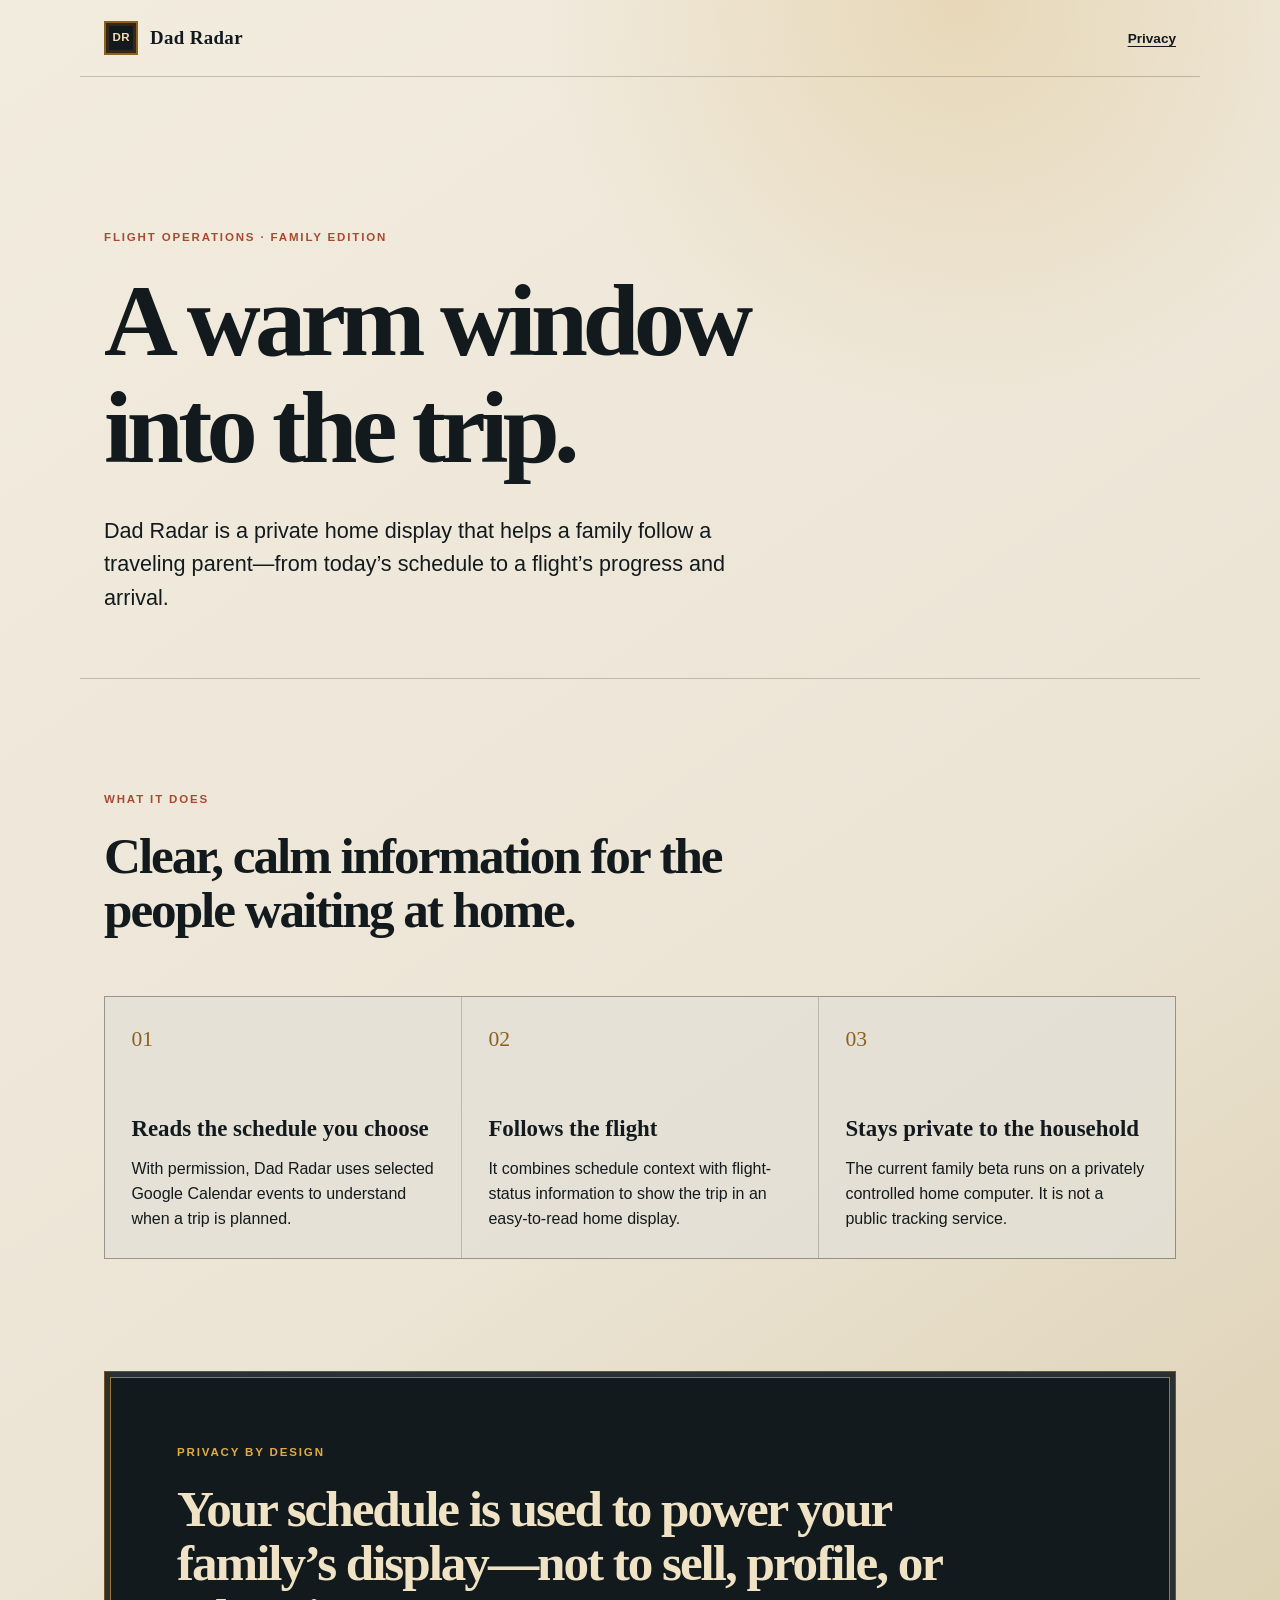
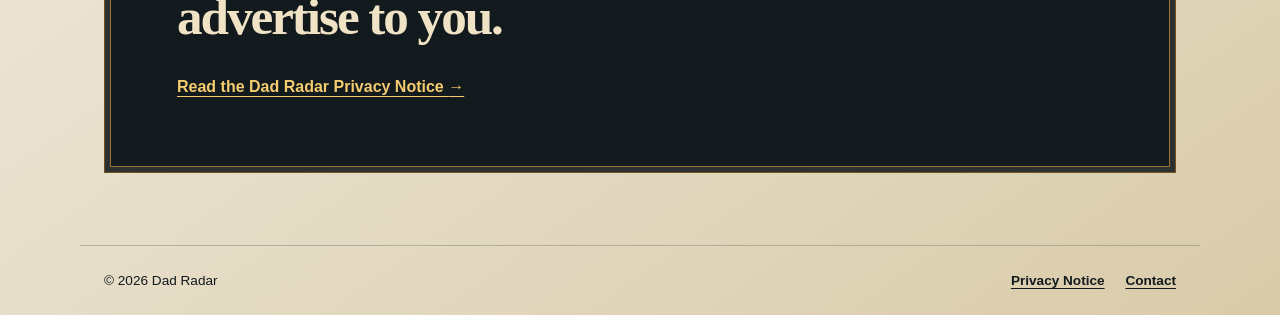
<file: index.html>
<!doctype html>
<html lang="en">
  <head>
    <meta charset="utf-8" />
    <meta name="viewport" content="width=device-width, initial-scale=1" />
    <meta name="description" content="Dad Radar is a private family flight display that turns a travel schedule into a warm, easy-to-follow view at home." />
    <title>Dad Radar — Family Flight Display</title>
    <link rel="stylesheet" href="assets/site.css" />
  </head>
  <body>
    <header class="site-header">
      <a class="brand" href="./" aria-label="Dad Radar home"><span class="brand-mark" aria-hidden="true">DR</span><span>Dad Radar</span></a>
      <nav aria-label="Primary navigation"><a href="privacy/">Privacy</a></nav>
    </header>
    <main>
      <section class="hero" aria-labelledby="hero-heading">
        <p class="eyebrow">FLIGHT OPERATIONS · FAMILY EDITION</p>
        <h1 id="hero-heading">A warm window into the trip.</h1>
        <p class="lede">Dad Radar is a private home display that helps a family follow a traveling parent—from today’s schedule to a flight’s progress and arrival.</p>
      </section>
      <section class="purpose" aria-labelledby="purpose-heading">
        <div><p class="eyebrow">WHAT IT DOES</p><h2 id="purpose-heading">Clear, calm information for the people waiting at home.</h2></div>
        <div class="feature-grid">
          <article><p class="feature-number">01</p><h3>Reads the schedule you choose</h3><p>With permission, Dad Radar uses selected Google Calendar events to understand when a trip is planned.</p></article>
          <article><p class="feature-number">02</p><h3>Follows the flight</h3><p>It combines schedule context with flight-status information to show the trip in an easy-to-read home display.</p></article>
          <article><p class="feature-number">03</p><h3>Stays private to the household</h3><p>The current family beta runs on a privately controlled home computer. It is not a public tracking service.</p></article>
        </div>
      </section>
      <section class="note" aria-labelledby="privacy-heading">
        <p class="eyebrow">PRIVACY BY DESIGN</p>
        <h2 id="privacy-heading">Your schedule is used to power your family’s display—not to sell, profile, or advertise to you.</h2>
        <a class="text-link" href="privacy/">Read the Dad Radar Privacy Notice <span aria-hidden="true">→</span></a>
      </section>
    </main>
    <footer class="site-footer"><p>© 2026 Dad Radar</p><a href="privacy/">Privacy Notice</a><a href="mailto:joey@joeymaxwell.com">Contact</a></footer>
  </body>
</html>
</file>
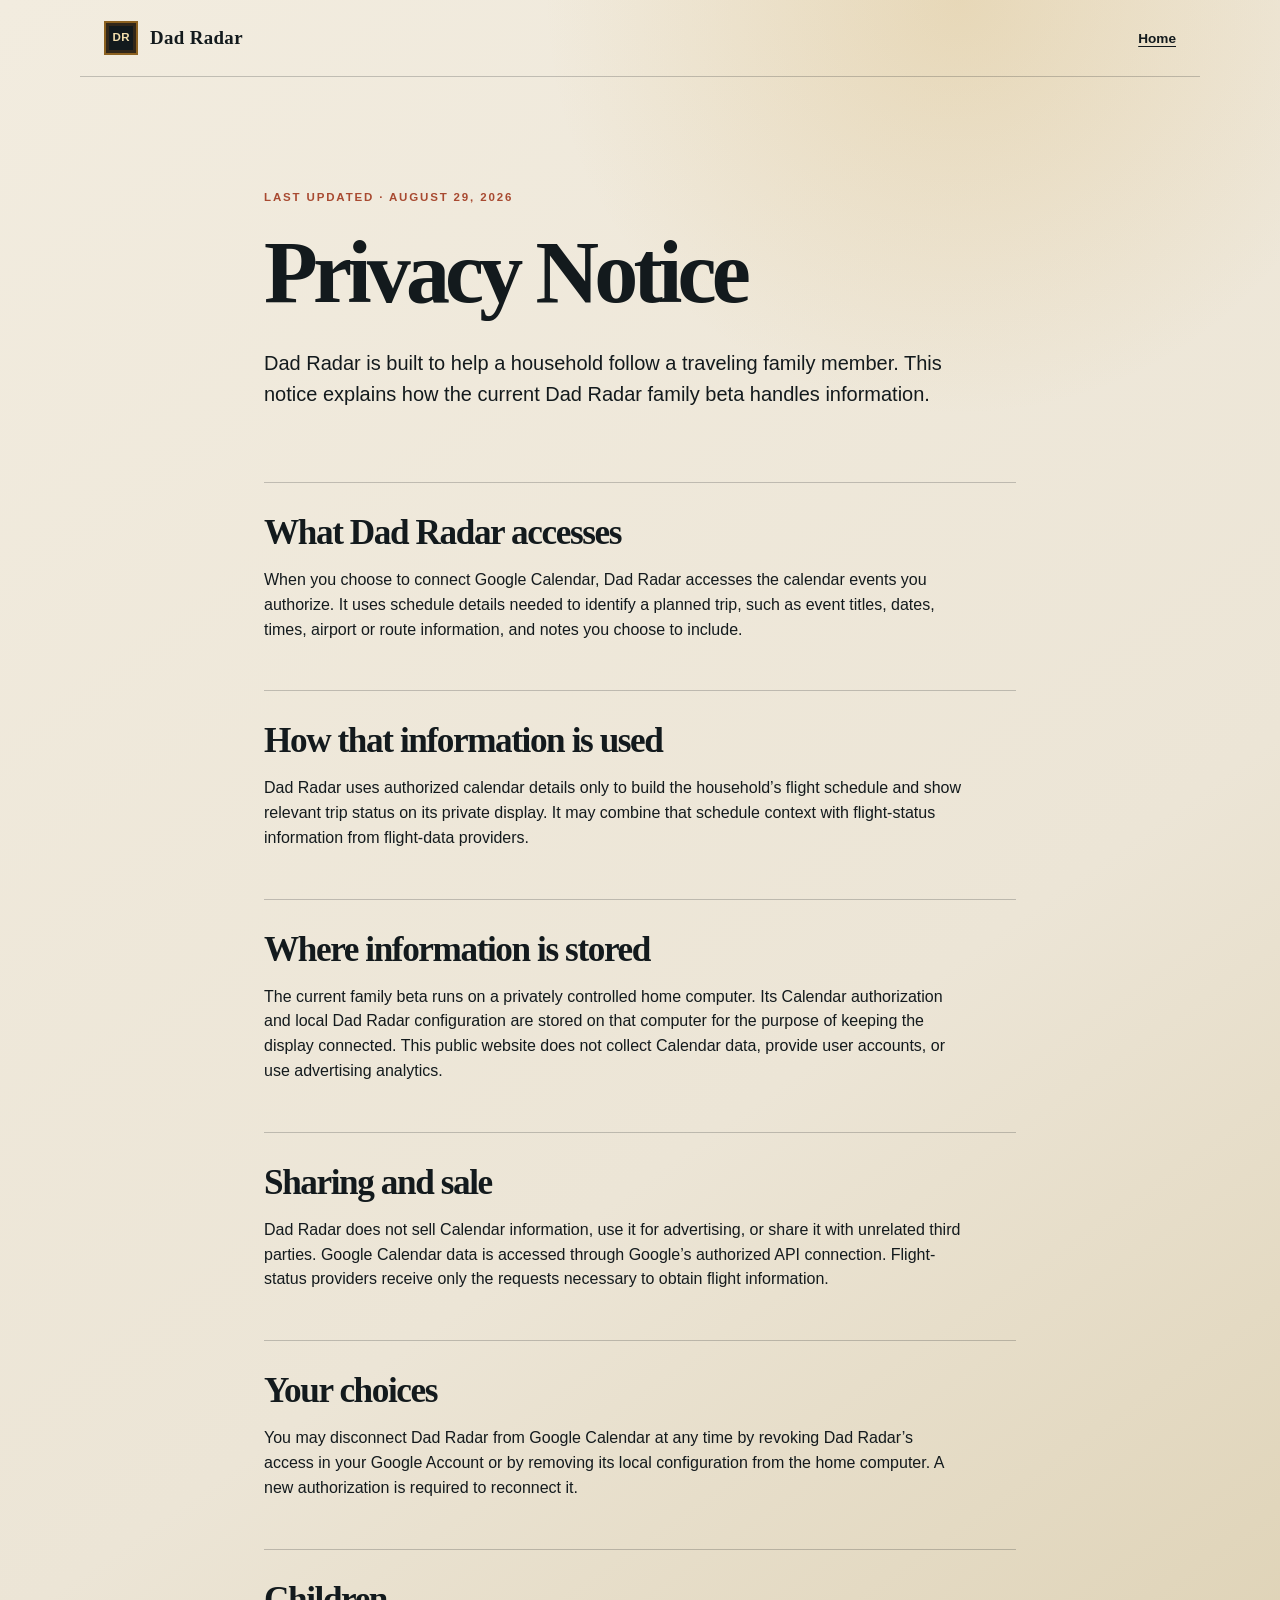
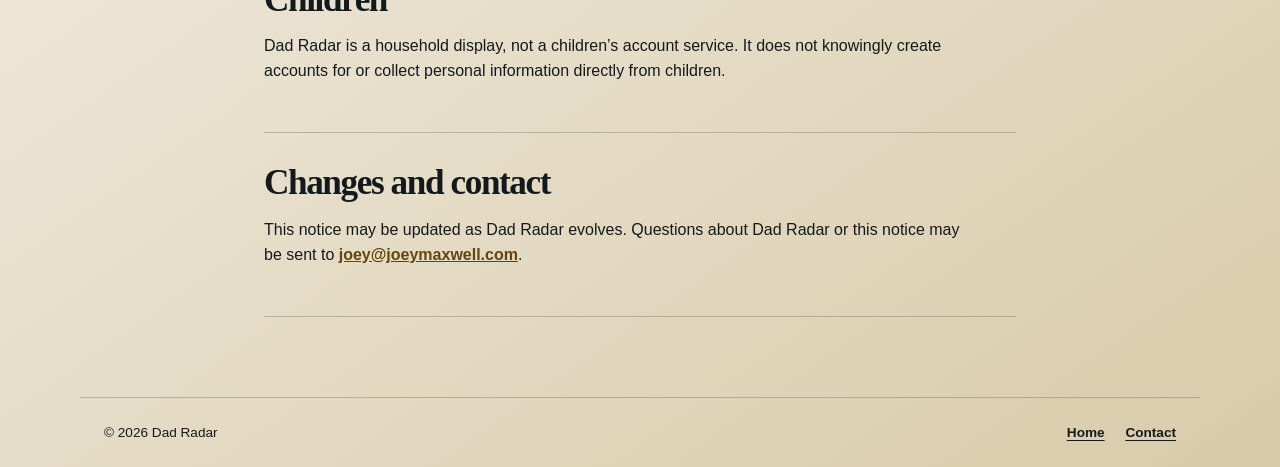
<file: privacy/index.html>
<!doctype html>
<html lang="en">
  <head>
    <meta charset="utf-8" />
    <meta name="viewport" content="width=device-width, initial-scale=1" />
    <meta name="description" content="Dad Radar Privacy Notice" />
    <title>Privacy Notice — Dad Radar</title>
    <link rel="stylesheet" href="../assets/site.css" />
  </head>
  <body>
    <header class="site-header">
      <a class="brand" href="../" aria-label="Dad Radar home"><span class="brand-mark" aria-hidden="true">DR</span><span>Dad Radar</span></a>
      <nav aria-label="Primary navigation"><a href="../">Home</a></nav>
    </header>
    <main class="policy">
      <p class="eyebrow">LAST UPDATED · AUGUST 29, 2026</p>
      <h1>Privacy Notice</h1>
      <p class="policy-intro">Dad Radar is built to help a household follow a traveling family member. This notice explains how the current Dad Radar family beta handles information.</p>
      <section><h2>What Dad Radar accesses</h2><p>When you choose to connect Google Calendar, Dad Radar accesses the calendar events you authorize. It uses schedule details needed to identify a planned trip, such as event titles, dates, times, airport or route information, and notes you choose to include.</p></section>
      <section><h2>How that information is used</h2><p>Dad Radar uses authorized calendar details only to build the household’s flight schedule and show relevant trip status on its private display. It may combine that schedule context with flight-status information from flight-data providers.</p></section>
      <section><h2>Where information is stored</h2><p>The current family beta runs on a privately controlled home computer. Its Calendar authorization and local Dad Radar configuration are stored on that computer for the purpose of keeping the display connected. This public website does not collect Calendar data, provide user accounts, or use advertising analytics.</p></section>
      <section><h2>Sharing and sale</h2><p>Dad Radar does not sell Calendar information, use it for advertising, or share it with unrelated third parties. Google Calendar data is accessed through Google’s authorized API connection. Flight-status providers receive only the requests necessary to obtain flight information.</p></section>
      <section><h2>Your choices</h2><p>You may disconnect Dad Radar from Google Calendar at any time by revoking Dad Radar’s access in your Google Account or by removing its local configuration from the home computer. A new authorization is required to reconnect it.</p></section>
      <section><h2>Children</h2><p>Dad Radar is a household display, not a children’s account service. It does not knowingly create accounts for or collect personal information directly from children.</p></section>
      <section><h2>Changes and contact</h2><p>This notice may be updated as Dad Radar evolves. Questions about Dad Radar or this notice may be sent to <a href="mailto:joey@joeymaxwell.com">joey@joeymaxwell.com</a>.</p></section>
    </main>
    <footer class="site-footer"><p>© 2026 Dad Radar</p><a href="../">Home</a><a href="mailto:joey@joeymaxwell.com">Contact</a></footer>
  </body>
</html>
</file>
<file: assets/site.css>
:root{--ink:#131a1d;--paper:#ece5d6;--paper-deep:#d9cba9;--gold:#c99a3a;--brass:#8c6120;--signal:#a84a31;--line:rgba(19,26,29,.22);--serif:Georgia,"Times New Roman",serif;--sans:"Arial Narrow",Arial,sans-serif}*{box-sizing:border-box}body{margin:0;color:var(--ink);background:radial-gradient(circle at 75% 0%,rgba(201,154,58,.22),transparent 26rem),linear-gradient(145deg,#f2ecdf 0%,var(--paper) 55%,var(--paper-deep) 100%);font-family:var(--sans);line-height:1.55}a{color:inherit}.site-header,.site-footer,main{max-width:1120px;margin:0 auto}.site-header{display:flex;align-items:center;justify-content:space-between;padding:1.3rem 1.5rem;border-bottom:1px solid var(--line)}.brand{display:inline-flex;gap:.72rem;align-items:center;color:var(--ink);font-family:var(--serif);font-size:1.18rem;font-weight:700;letter-spacing:.02em;text-decoration:none}.brand-mark{display:grid;width:2.15rem;height:2.15rem;place-items:center;border:2px solid var(--brass);background:var(--ink);color:#f4dfad;box-shadow:inset 0 0 0 3px #322719;font-family:var(--sans);font-size:.72rem;font-weight:800;letter-spacing:.04em}nav a,.site-footer a{font-size:.85rem;font-weight:700;text-underline-offset:.2em}.hero{min-height:29rem;padding:clamp(4.5rem,13vw,9.5rem) 1.5rem 4rem;border-bottom:1px solid var(--line)}.eyebrow{margin:0 0 1.25rem;color:var(--signal);font-size:.72rem;font-weight:800;letter-spacing:.16em}h1,h2,h3{margin:0;font-family:var(--serif);line-height:1.05}h1{max-width:760px;font-size:clamp(3.3rem,8vw,6.8rem);letter-spacing:-.055em}h2{font-size:clamp(2rem,4vw,3.5rem);letter-spacing:-.04em}h3{font-size:1.43rem}.lede{max-width:640px;margin:2rem 0 0;font-size:clamp(1.1rem,2.2vw,1.35rem)}.purpose{padding:clamp(4rem,9vw,7rem) 1.5rem}.purpose>div:first-child{max-width:680px}.feature-grid{display:grid;grid-template-columns:repeat(3,minmax(0,1fr));gap:1px;margin-top:3.7rem;border:1px solid var(--line);background:var(--line)}.feature-grid article{min-height:15.5rem;padding:1.65rem;background:rgba(247,242,232,.7)}.feature-grid article p:last-child{margin-bottom:0}.feature-number{margin:0 0 3.8rem;color:var(--brass);font-family:var(--serif);font-size:1.35rem}.note{margin:0 1.5rem 4.5rem;padding:clamp(2.2rem,6vw,4.5rem);border:1px solid #71531e;background:var(--ink);box-shadow:inset 0 0 0 5px #2c3030,inset 0 0 0 6px #9c7730;color:#f0e3c5}.note .eyebrow{color:#e1ac46}.note h2{max-width:850px}.text-link{display:inline-block;margin-top:2rem;color:#f5cc70;font-weight:800;text-underline-offset:.25em}.policy{max-width:800px;padding:clamp(4rem,9vw,7rem) 1.5rem 5rem}.policy h1{font-size:clamp(3.1rem,8vw,5.5rem)}.policy-intro{max-width:660px;margin:1.8rem 0 4.5rem;font-size:1.25rem}.policy section{padding:2rem 0;border-top:1px solid var(--line)}.policy section:last-of-type{border-bottom:1px solid var(--line)}.policy h2{font-size:clamp(1.6rem,4vw,2.2rem)}.policy p{max-width:700px}.policy section a{color:#644510;font-weight:700}.site-footer{display:flex;gap:1.3rem;flex-wrap:wrap;padding:1.5rem;border-top:1px solid var(--line);font-size:.85rem}.site-footer p{margin:0 auto 0 0}@media(max-width:720px){.feature-grid{grid-template-columns:1fr}.feature-grid article{min-height:auto}.feature-number{margin-bottom:1.8rem}.site-footer p{width:100%}}
</file>
